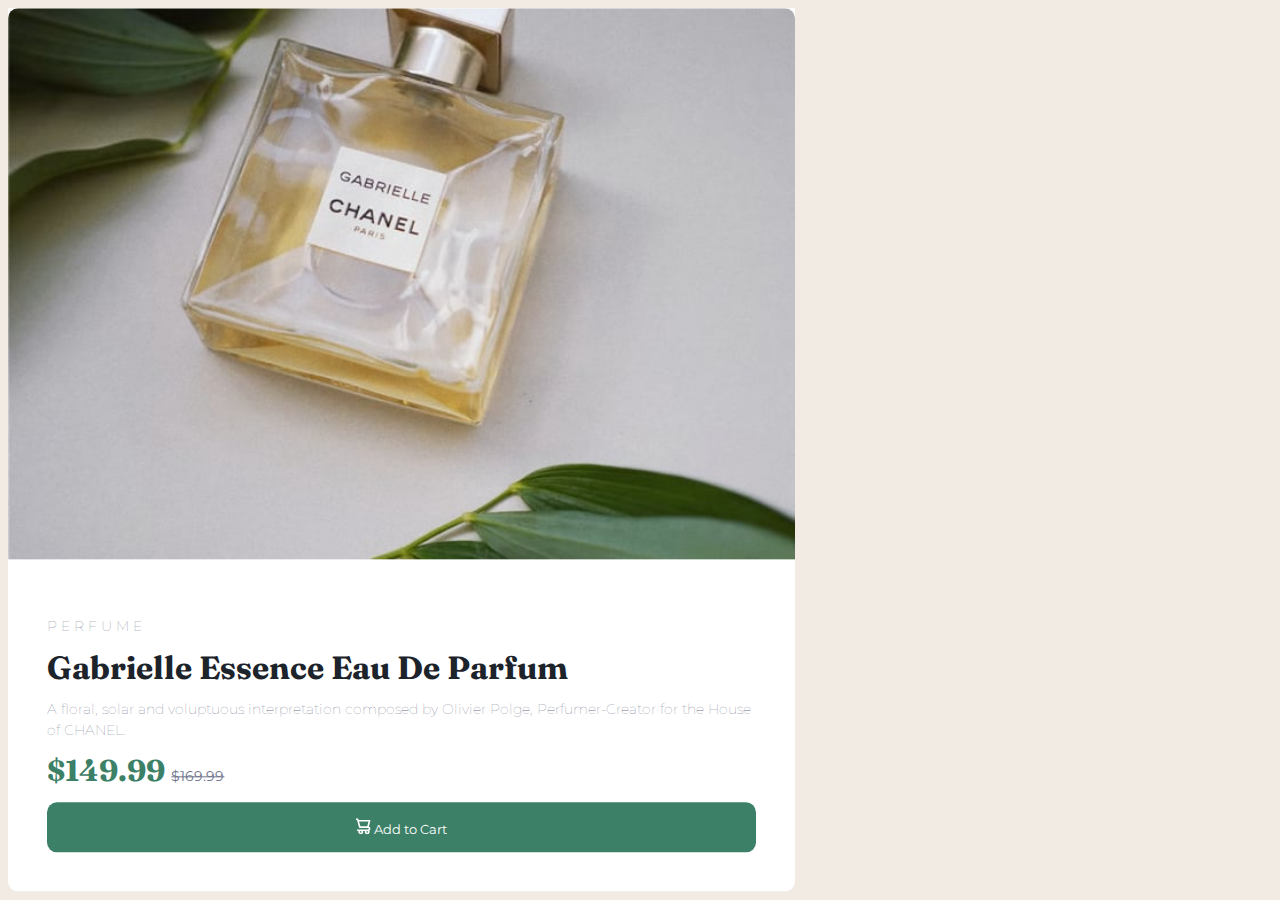
<file: challenge1FatihKiraz/index.html>
<!DOCTYPE html>
<html lang="en">
<head>
  <meta charset="UTF-8">
  <meta name="viewport" content="width=device-width, initial-scale=1.0"> <!-- displays site properly based on user's device -->

  <link rel="icon" type="image/png" sizes="32x32" href="./images/favicon-32x32.png">
  
  <title>Frontend Mentor | Product preview card component</title>

  <!-- Feel free to remove these styles or customise in your own stylesheet 👍 -->
  
  <link rel="stylesheet" href="style.css">

  <link rel="preconnect" href="https://fonts.googleapis.com">
  <link rel="preconnect" href="https://fonts.gstatic.com" crossorigin>
  <link href="https://fonts.googleapis.com/css2?family=Fraunces:opsz,wght@9..144,700&family=Montserrat:wght@500;700&display=swap" rel="stylesheet">


</head>
<body>
  <div class="card">
    <div class="image">
      <img class="smallpicture" src="images/image-product-mobile.jpg" alt="Parfum">
    </div>
  
    <div class="content">
      <h3>P E R F U M E</h3>

      <h1>Gabrielle Essence Eau De Parfum</h1>
  
      <p> A floral, solar and voluptuous interpretation composed by Olivier Polge, 
      Perfumer-Creator for the House of CHANEL.
      </p>
  
      <div class="indirimliFiyat">$149.99
        <span class="fiyat">
          $169.99
        </span>
      </div>
      
      <button>
        <svg width="15" height="16" xmlns="http://www.w3.org/2000/svg"><path d="M14.383 10.388a2.397 2.397 0 0 0-1.518-2.222l1.494-5.593a.8.8 0 0 0-.144-.695.8.8 0 0 0-.631-.28H2.637L2.373.591A.8.8 0 0 0 1.598 0H0v1.598h.983l1.982 7.4a.8.8 0 0 0 .799.59h8.222a.8.8 0 0 1 0 1.599H1.598a.8.8 0 1 0 0 1.598h.943a2.397 2.397 0 1 0 4.507 0h1.885a2.397 2.397 0 1 0 4.331-.376 2.397 2.397 0 0 0 1.12-2.021ZM11.26 7.99H4.395L3.068 3.196h9.477L11.26 7.991Zm-6.465 6.392a.8.8 0 1 1 0-1.598.8.8 0 0 1 0 1.598Zm6.393 0a.8.8 0 1 1 0-1.598.8.8 0 0 1 0 1.598Z" fill="#FFF"/></svg> 
        Add to Cart
      </button>
    </div>
  </div>
  
</body>
</html>
</file>
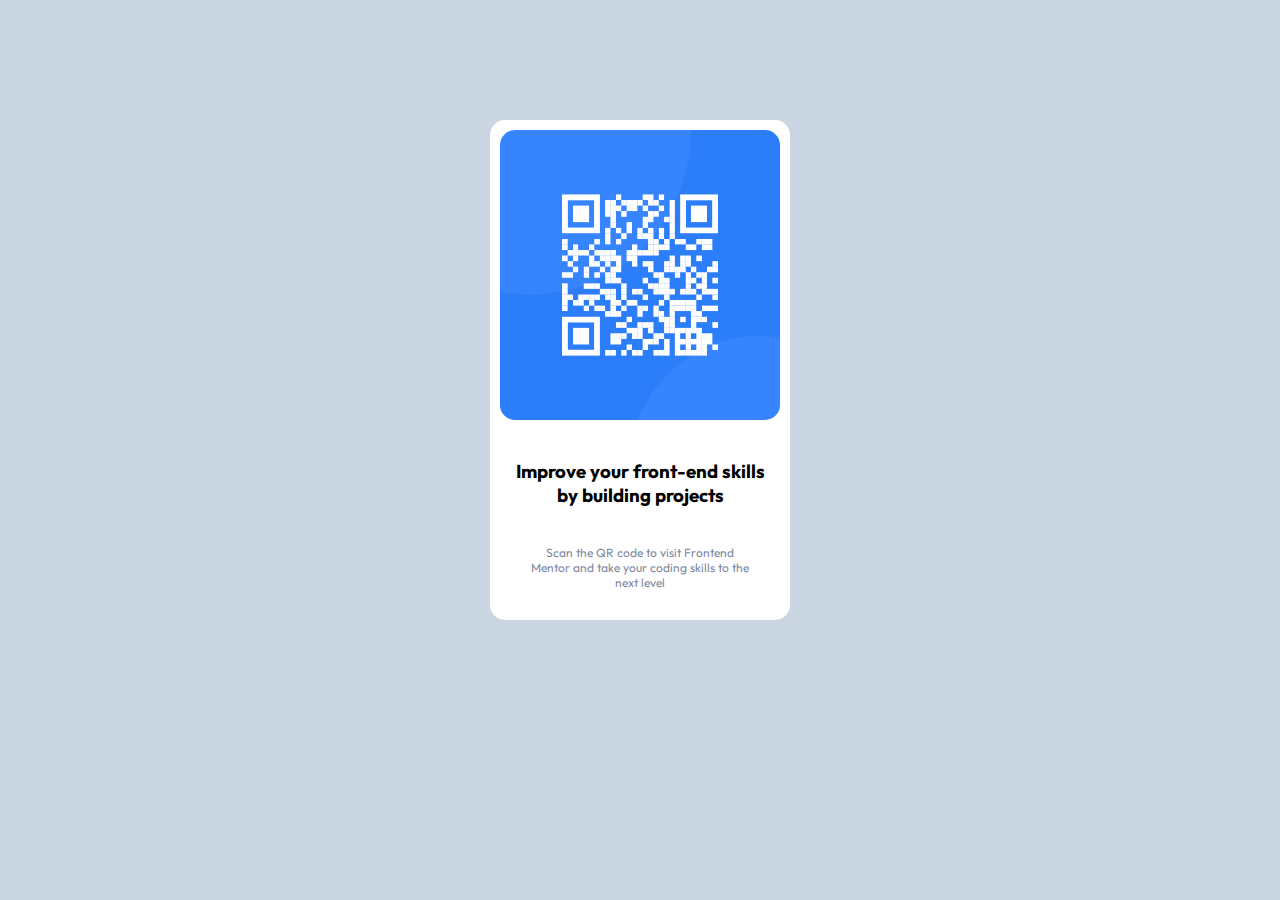
<file: challenge2/qr-code-component-main/index.html>
<!DOCTYPE html>
<html lang="en">
<head>
  <meta charset="UTF-8">
  <meta name="viewport" content="width=device-width, initial-scale=1.0"> <!-- displays site properly based on user's device -->

  <link rel="icon" type="image/png" sizes="32x32" href="./images/favicon-32x32.png">
  
  <title>Frontend Mentor | QR code component</title>

  <!-- Feel free to remove these styles or customise in your own stylesheet 👍 -->
  
  
  <link rel="stylesheet" href="style.css">
  
  <link rel="preconnect" href="https://fonts.googleapis.com">
  <link rel="preconnect" href="https://fonts.gstatic.com" crossorigin>
  <link href="https://fonts.googleapis.com/css2?family=Outfit:wght@400;700&display=swap" rel="stylesheet">

</head>
<body>

  <div class="card">
    <div class="image">
      <img class="image" src="images/image-qr-code.png" alt="">
    </div>
    <div class="yazi">
      <h3>
        Improve your front-end skills by building projects
      </h3>
      <h4>
        Scan the QR code to visit Frontend Mentor and take your coding skills to the next level
      </h4>
    </div>
    <div class="yazi2">
      
    </div>
  </div>

  
</body>
</html>
</file>
<file: challenge1FatihKiraz/style.css>
* {
    box-sizing: border-box;
}

body {
    background-color: hsl(30, 38%, 92%);
}

.card {
    margin: auto;
    margin-right: 10px;
    position: absolute;
    top: 50%;
    -ms-transform: translateY(-50%);
    transform: translateY(-50%);
    background-color: white;
    border-radius: 0 0 10px 10px;
}

.image {
    border-radius: 10px 10px 0 0;
    overflow: hidden;
}

.content {
    padding: 5%;
}

h3,p,.fiyat {
    font-family: 'Montserrat', sans-serif;
    font-size: 14px;
    font-weight: lighter;
    color: hsl(228, 12%, 48%);
    line-height: 150%;

}

.fiyat {
    text-decoration:line-through;
    margin-bottom: 15px;
}

h1 {
    font-family: 'Fraunces', serif;
    font-weight: bold;
    margin: 15px 0 15px 0;
    line-height: 100%;
    color: hsl(212, 21%, 14%);
}

.indirimliFiyat {
    font-family: 'Fraunces', serif;
    font-weight: bold;
    margin: 15px 0 15px 0;
    line-height: 100%;
    color: hsl(158, 36%, 37%);
    font-size: 30px;
}

button {
    height: 50px;
    background-color:  hsl(158, 36%, 37%);
    width: 100%;
    border-radius: 10px;
    font-family: 'Montserrat', sans-serif;
    font-weight: 700,lighter;
    color: white;
    border: none;
}

.smallpicture {
    width: 100%;
    object-fit: cover;
}
</file>
<file: challenge2/qr-code-component-main/style.css>
* {
    
    box-sizing: border-box;
    font-family: 'Outfit', sans-serif;
}

body {
    
    background-color: rgb(201, 214, 226);
  }

.card {
 
    height: 500px;
    width: 300px;
    background-color: white;
    border-radius: 15px;
    margin: auto;
    margin-top: 120px;
    
}

.image {
    
    border-radius: 20px;
    height: 300px;
    width: 300px;
    margin: auto;
    width: 100%;
    padding: 05px;
    
}

.yazi {
    
    border-radius: 20px;
    width: 100px;
    margin: auto;
    width: 100%;
    padding: 20px;
    
}

h3 {
   text-align: center;
}

h4 {
   font-size: 12px;
   text-align: center;
   color:hsl(220, 15%, 55%);border-radius: 20px;
   width: 100px;
   margin: auto;
   width: 100%;
   padding: 20px;
   font-weight: 400;
}
</file>
